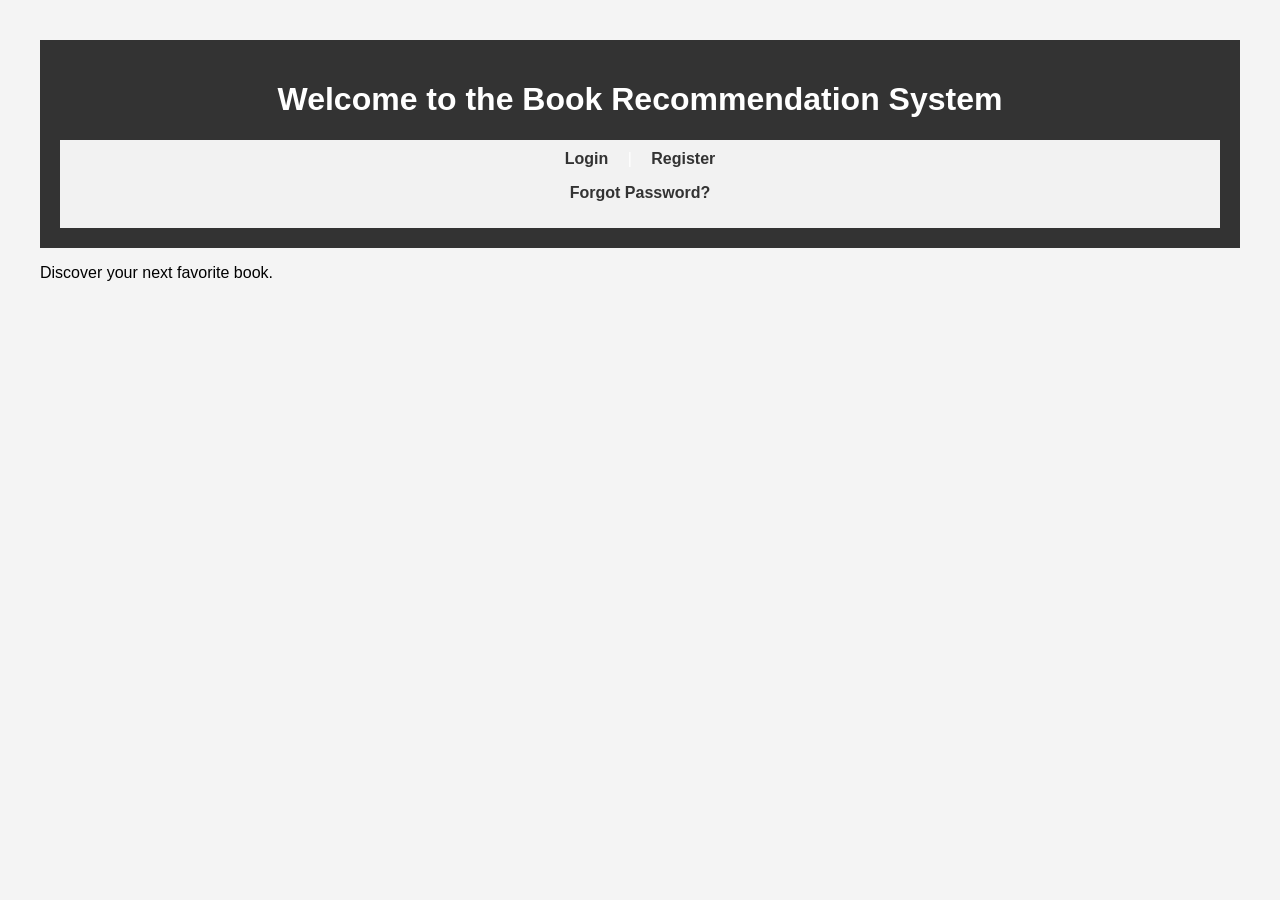
<file: index.html>
<!DOCTYPE html>
<html lang="en">
<head>
  <meta charset="UTF-8" />
  <meta name="viewport" content="width=device-width, initial-scale=1.0" />
  <title>Book Recommendation System</title>
  <link rel="stylesheet" href="style.css" />
</head>
<body>
  <header>
    <h1>Welcome to the Book Recommendation System</h1>
    <nav>
      <a href="login.html">Login</a> |
      <a href="register.html">Register</a>
      <p><a href="./PHP/forgot-password.php">Forgot Password?</a></p>

    </nav>
  </header>
  <main>
    <p>Discover your next favorite book.</p>
  </main>
</body>
</html>
</file>
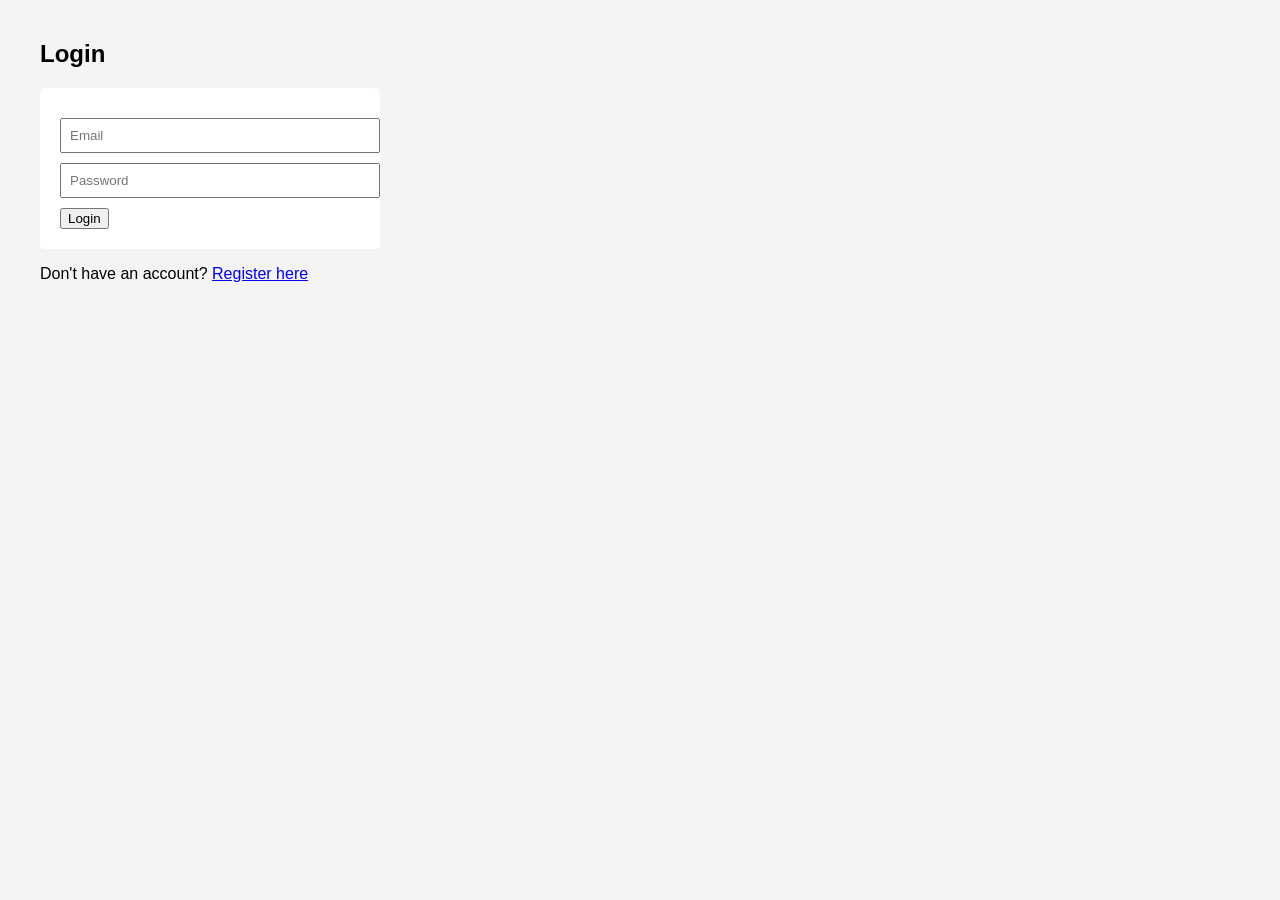
<file: login.html>
<!DOCTYPE html>
<html lang="en">
<head>
  <meta charset="UTF-8" />
  <meta name="viewport" content="width=device-width, initial-scale=1.0" />
  <title>Login</title>
  <link rel="stylesheet" href="style.css" />
</head>
<body>
  <h2>Login</h2>
  <form action="login.php" method="POST">
    <input type="email" name="loginemail" placeholder="Email" required>
    <input type="password" name="loginpassword" placeholder="Password" required>
    <button type="submit">Login</button>
  </form>
  
  <p>Don't have an account? <a href="register.html">Register here</a></p>
</body>
</html>
</file>
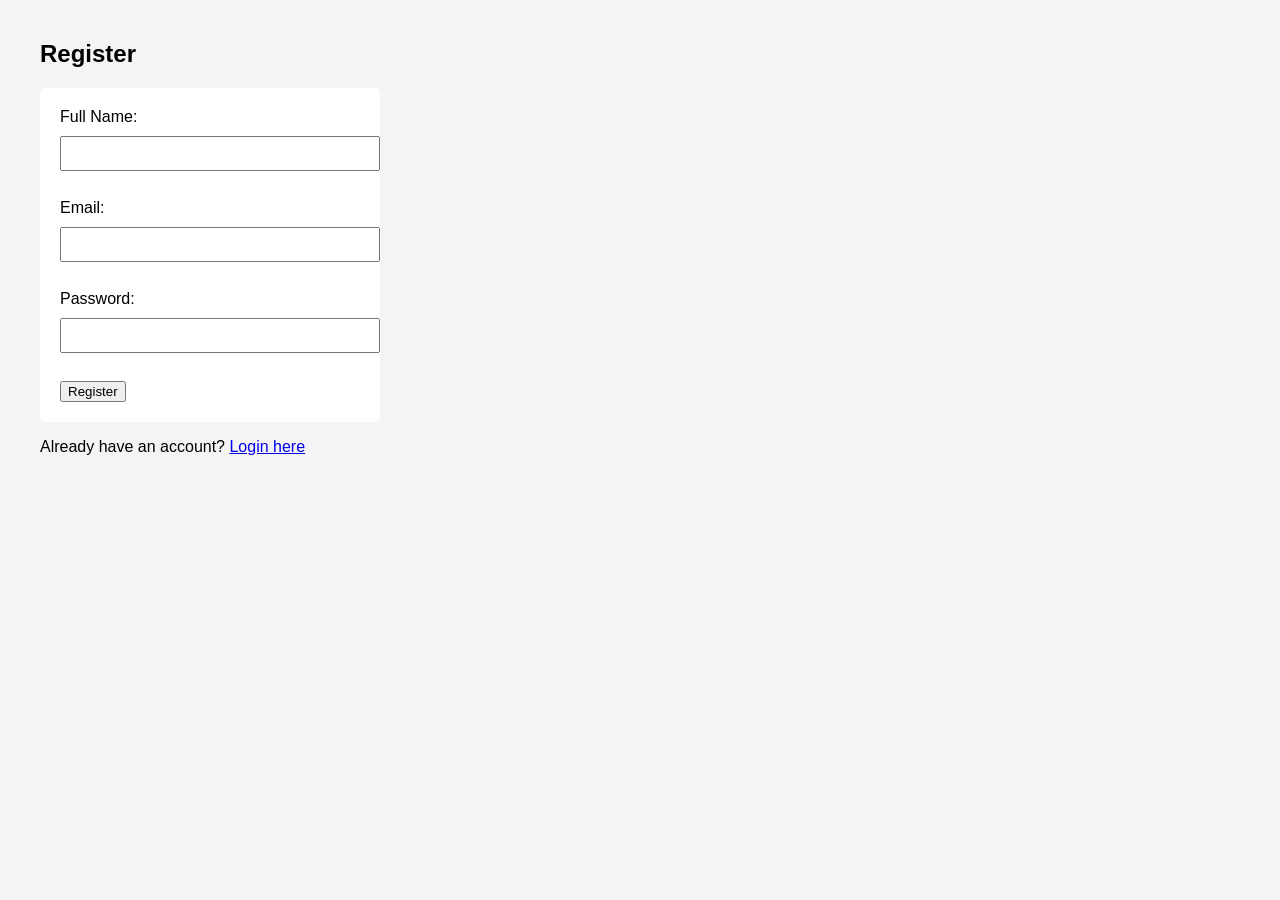
<file: register.html>
<!DOCTYPE html>
<html lang="en">
<head>
  <meta charset="UTF-8" />
  <title>Register</title>
  <link rel="stylesheet" href="style.css" />
</head>
<body>
  <h2>Register</h2>
  <form action="signup.php" method="POST">
    <label>Full Name:</label>
    <input type="text" name="fullname" required><br>

    <label>Email:</label>
    <input type="email" name="email" required><br>

    <label>Password:</label>
    <input type="password" name="password" required><br>

    <button type="submit">Register</button>
  </form>

  <p>Already have an account? <a href="login.html">Login here</a></p>
</body>
</html>
</file>
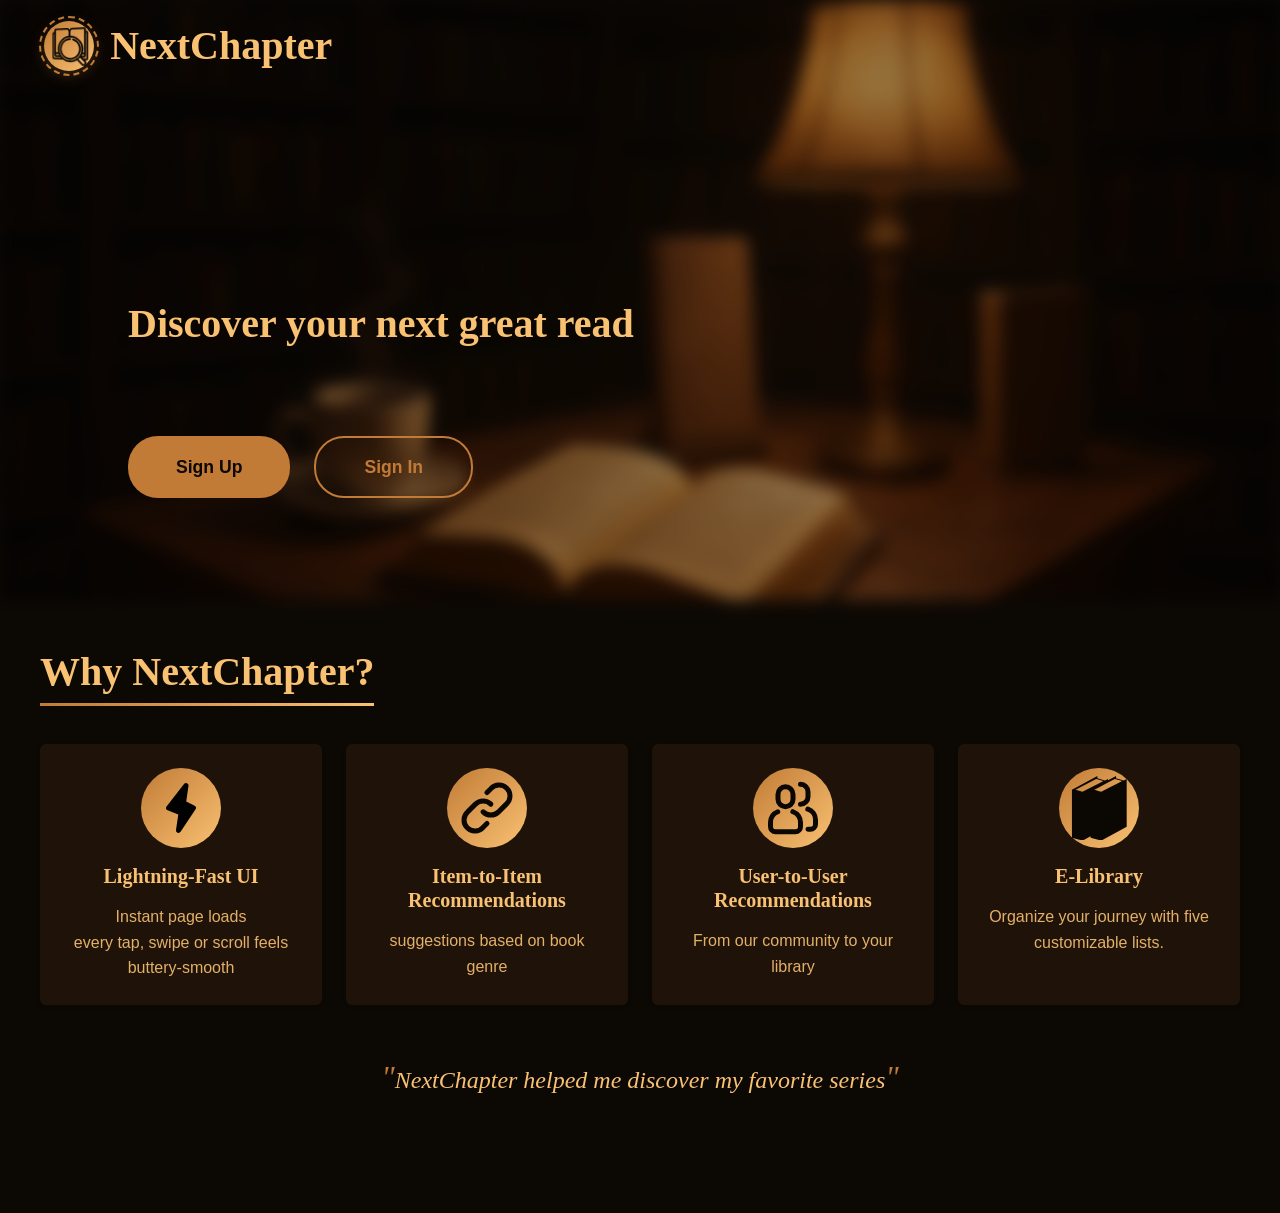
<file: All_HTML/first.html>
<!DOCTYPE html>
<html lang="en">
<head>
    <meta charset="UTF-8">
    <meta name="viewport" content="width=device-width, initial-scale=1.0">
    <title>NextChapter - Discover Your Next Great Read</title>
    <!-- Bootstrap CSS -->
    <link href="https://cdn.jsdelivr.net/npm/bootstrap@5.3.5/dist/css/bootstrap.min.css" rel="stylesheet" integrity="sha384-SgOJa3DmI69IUzQ2PVdRZhwQ+dy64/BUtbMJw1MZ8t5HZApcHrRKUc4W0kG879m7" crossorigin="anonymous">
     <link rel="stylesheet" href="../All_CSS/main.css">
</head>
<body>
    <!-- Hero Section -->
    <section class="hero-section position-relative w-100" style="height: 600px;">
        <div class="background w-100 h-100" style="background-image: url('../All_IMAGES/Banner.png'); filter: blur(8px) brightness(0.6); z-index: 0;"></div>
        <header class="header position-relative py-3 w-100">
            <div class="logo-container d-flex align-items-center gap-3 position-relative z-index-1">
                <div class="logo-icon rounded-circle d-flex align-items-center justify-content-center logo-icon-first" style="width: 50px; height: 50px; background: linear-gradient(135deg, #c17b36 0%, #f9c172 100%); box-shadow: 0 4px 15px rgba(193, 123, 54, 0.3);">
                    <div class="book-icon" style="width:37px;height:37px;">
                    <svg  xmlns="http://www.w3.org/2000/svg" viewBox="0 0 60 60" x="0px" y="0px"><path d="M57,6H56V3a3,3,0,0,0-3-3H35a6,6,0,0,0-5,2.687A6,6,0,0,0,25,0H7A3,3,0,0,0,4,3V6H3A3,3,0,0,0,0,9V48a3,3,0,0,0,3,3H18.721a20.873,20.873,0,0,0,23.814.529l7.216,7.216a4.285,4.285,0,0,0,6.006.012,4.351,4.351,0,0,0,0-6L54,51h3a3,3,0,0,0,3-3V9A3,3,0,0,0,57,6ZM50.408,42H53a2.966,2.966,0,0,0,1-.184V44a1,1,0,0,1-1,1H48.854A20.867,20.867,0,0,0,50.408,42ZM35,2H53a1,1,0,0,1,1,1V39a1,1,0,0,1-1,1H51.116A20.975,20.975,0,0,0,31,13V6A4,4,0,0,1,35,2ZM6,3A1,1,0,0,1,7,2H25a4,4,0,0,1,4,4v7.1A20.967,20.967,0,0,0,10.884,40H7a1,1,0,0,1-1-1ZM6,41.816A2.966,2.966,0,0,0,7,42h4.592a20.867,20.867,0,0,0,1.554,3H7a1,1,0,0,1-1-1ZM3,49a1,1,0,0,1-1-1V9A1,1,0,0,1,3,8H4V44a3,3,0,0,0,3,3h7.539a21.256,21.256,0,0,0,1.792,2Zm9-15A19,19,0,1,1,31,53,19.021,19.021,0,0,1,12,34ZM54.976,55.755a2.257,2.257,0,0,1-.639,1.594,2.283,2.283,0,0,1-3.16-.006l-7.009-7.009a21.173,21.173,0,0,0,3.171-3.171l7,7A2.234,2.234,0,0,1,54.976,55.755ZM58,48a1,1,0,0,1-1,1H52l-2-2h3a3,3,0,0,0,3-3V8h1a1,1,0,0,1,1,1Z"/><path d="M36.312,17.847a1,1,0,0,0-.625,1.9A15.011,15.011,0,1,1,31,19a1,1,0,0,0,0-2,16.985,16.985,0,1,0,5.312.847Z"/></svg>

                    </div>
                </div>
            
                <div class="logo-text logo-text-first fs-3 fw-bold ">NextChapter</div>
     
            </div>
        </header>
        <main class="text-center position-absolute top-50 start-50 translate-middle w-100">
            <h1 class="hero-text display-3 fw-bold  mb-3">Discover your next great read</h1>
        </main>
<div class="firstPage-buttons d-flex justify-content-center position-button gap-4">
  <!-- Sign Up → go to page-2 -->
  <button class="firstPage-button sign-up position-button"
          onclick="window.location.href='Signbook.html#page-2'">
    Sign Up
  </button>

  <!-- Sign In → go to page-1 -->
  <button class="firstPage-button sign-in position-button"
          onclick="window.location.href='Signbook.html#page-1'">
    Sign In
  </button>
</div>
    </section>

    <!-- Content Section -->
    <section class="content1  py-5">
        <div class="container2">
            <h1 class="page-title display-4 fw-bold text-center mb-5">Why NextChapter?</h1>
            <div class="row g-4">
                <!-- Feature Card -->
                <div class="col-sm-12 col-md-6 col-lg-3">
                    <div class="feature p-4 rounded  shadow-sm h-100 text-center">
                        <div class="feature-icon mx-auto mb-3 d-flex align-items-center justify-content-center rounded-circle" 
                             style="width: 80px; height: 80px; background: linear-gradient(135deg, #c17b36 0%, #f9c172 100%); font-size: 2rem; color: #0C0804;">
                            <i>
<svg fill="#0B0804" width="60px" height="60px" viewBox="0 0 1.8 1.8" id="lightning" data-name="Flat Color" xmlns="http://www.w3.org/2000/svg" class="icon flat-color"><path id="primary" d="M1.35 0.88a0.075 0.075 0 0 0 -0.039 -0.047l-0.254 -0.126 0.068 -0.472a0.075 0.075 0 0 0 -0.134 -0.056l-0.525 0.675a0.075 0.075 0 0 0 -0.013 0.065 0.079 0.079 0 0 0 0.045 0.05l0.32 0.128 -0.068 0.466a0.075 0.075 0 0 0 0.047 0.08 0.068 0.068 0 0 0 0.028 0.005 0.075 0.075 0 0 0 0.062 -0.034l0.45 -0.675a0.075 0.075 0 0 0 0.013 -0.061" style="fill: rgb(0, 0, 0);"/></svg>
</i>
                        </div>
                        <h2 class="feature-title fs-5 fw-bold mb-3">Lightning-Fast UI</h2>
                        <p class="feature-desc mb-0">Instant page loads </br>every tap, swipe or scroll feels buttery-smooth</p>
                    </div>
                </div>
                <!-- Feature Card -->
                <div class="col-sm-12 col-md-6 col-lg-3">
                    <div class="feature p-4 rounded  shadow-sm h-100 text-center">
                        <div class="feature-icon mx-auto mb-3 d-flex align-items-center justify-content-center rounded-circle" 
                             style="width: 80px; height: 80px; background: linear-gradient(135deg, #c17b36 0%, #f9c172 100%); font-size: 2rem; color: #0C0804;">
                            <i>
                                <svg width="60px" height="60px" viewBox="0 0 1.8 1.8" fill="none" xmlns="http://www.w3.org/2000/svg"><path d="M1.016 0.784a0.328 0.328 0 0 0 -0.463 0l-0.232 0.232a0.328 0.328 0 1 0 0.463 0.463L0.9 1.363" stroke="#0B0804" stroke-width="0.15" stroke-linecap="round" stroke-linejoin="round"/><path d="M0.784 1.016a0.328 0.328 0 0 0 0.463 0l0.232 -0.232a0.328 0.328 0 1 0 -0.463 -0.463L0.9 0.437" stroke="#0B0804" stroke-width="0.15" stroke-linecap="round" stroke-linejoin="round"/></svg>
                            </i>
                        </div>
                        <h2 class="feature-title fs-5 fw-bold  mb-3">Item-to-Item Recommendations</h2>
                        <p class="feature-desc mb-0">suggestions based on book genre</p>
                    </div>
                </div>
                <!-- Feature Card -->
                <div class="col-sm-12 col-md-6 col-lg-3">
                    <div class="feature p-4 rounded  shadow-sm h-100 text-center">
                        <div class="feature-icon mx-auto mb-3 d-flex align-items-center justify-content-center rounded-circle" 
                             style="width: 80px; height: 80px; background: linear-gradient(135deg, #c17b36 0%, #f9c172 100%); font-size: 2rem; color: #0C0804;">
                            <i>
<svg fill="#0B0804" width="60px" height="60px" viewBox="-0.15 -0.112 1.8 1.8" xmlns="http://www.w3.org/2000/svg" preserveAspectRatio="xMinYMin" class="jam jam-users"><path d="M0.265 0.83a0.075 0.075 0 1 1 0.055 0.14A0.269 0.269 0 0 0 0.15 1.22V1.35a0.075 0.075 0 0 0 0.075 0.075h0.6a0.075 0.075 0 0 0 0.075 -0.075v-0.124a0.275 0.275 0 0 0 -0.177 -0.256 0.075 0.075 0 1 1 0.053 -0.14A0.424 0.424 0 0 1 1.05 1.226V1.35a0.225 0.225 0 0 1 -0.225 0.225H0.225a0.225 0.225 0 0 1 -0.225 -0.225v-0.131a0.418 0.418 0 0 1 0.265 -0.389M0.525 0.075a0.3 0.3 0 0 1 0.3 0.3v0.15a0.3 0.3 0 1 1 -0.6 0V0.375a0.3 0.3 0 0 1 0.3 -0.3m0 0.15a0.15 0.15 0 0 0 -0.15 0.15v0.15a0.15 0.15 0 1 0 0.3 0V0.375a0.15 0.15 0 0 0 -0.15 -0.15m0.675 1.275a0.075 0.075 0 0 1 0 -0.15h0.075a0.075 0.075 0 0 0 0.075 -0.075v-0.138a0.254 0.254 0 0 0 -0.174 -0.241 0.075 0.075 0 1 1 0.047 -0.142A0.404 0.404 0 0 1 1.5 1.137V1.275a0.225 0.225 0 0 1 -0.225 0.225zM0.975 0.15a0.075 0.075 0 0 1 0 -0.15 0.3 0.3 0 0 1 0.3 0.3v0.15a0.3 0.3 0 0 1 -0.3 0.3 0.075 0.075 0 0 1 0 -0.15 0.15 0.15 0 0 0 0.15 -0.15V0.3a0.15 0.15 0 0 0 -0.15 -0.15"/></svg>
                            </i>
                        </div>
                        <h2 class="feature-title fs-5 fw-bold  mb-3">User-to-User Recommendations</h2>
                        <p class="feature-desc mb-0">From our community to your library</p>
                    </div>
                </div>          
                <!-- Feature Card -->
                <div class="col-sm-12 col-md-6 col-lg-3">
                    <div class="feature p-4 rounded  shadow-sm h-100 text-center">
                        <div class="feature-icon mx-auto mb-3 d-flex align-items-center justify-content-center rounded-circle" 
                             style="width: 80px; height: 80px; background: linear-gradient(135deg, #c17b36 0%, #f9c172 100%); font-size: 2rem; color: #0C0804;">
                            <i>
                                <svg version="1.1" fill="#0B0804" id="Capa_1" xmlns="http://www.w3.org/2000/svg" xmlns:xlink="http://www.w3.org/1999/xlink" x="0px" y="0px"
	 width="64.63px" height="64.63px" viewBox="0 0 64.63 64.63" style="enable-background:new 0 0 64.63 64.63;" xml:space="preserve" 
	>
<g>
	<path d="M56.657,4.599L49.048,2.28V0l-8.046,4.366V2.955l-3.031,1.644L30.362,2.28V0L4.941,13.79v47.881l10.645,2.956l8.042-4.365
		v1.409l10.645,2.959l25.416-13.789V2.958L56.657,4.599z M30.362,8.193l-1.168,0.593l-13.709,6.962l-6.914-1.923L29.129,2.877
		l0.065,0.022l1.168,0.354l6.078,1.852L30.362,8.193z M49.048,8.193L47.88,8.787l-6.878,3.495l-6.83,3.47l-3.81-1.059l-1.168-0.325
		l-1.937-0.537l1.937-1.03l1.168-0.624l10.64-5.664l6.816-3.63l0.062,0.021l1.168,0.354l6.079,1.853L49.048,8.193z"/>
</g>
</svg>

                            </i>
                        </div>
                        <h2 class="feature-title fs-5 fw-bold  mb-3">E-Library</h2>
                        <p class="feature-desc mb-0">Organize your journey with five customizable lists.</p>
                    </div>
                </div>
            </div>
            <div class="cta-section text-center mt-5">
                <p class="testimonial mt-3 fs-4">NextChapter helped me discover my favorite series</p>
            </div>
        </div>
    </section>

    <!-- Bootstrap JS -->
    <script src="https://cdn.jsdelivr.net/npm/bootstrap@5.3.5/dist/js/bootstrap.bundle.min.js" integrity="sha384-k6d4wzSIapyDyv1kpU366/PK5hCdSbCRGRCMv+eplOQJWyd1fbcAu9OCUj5zNLiq" crossorigin="anonymous"></script>
</body>
</html>
</file>
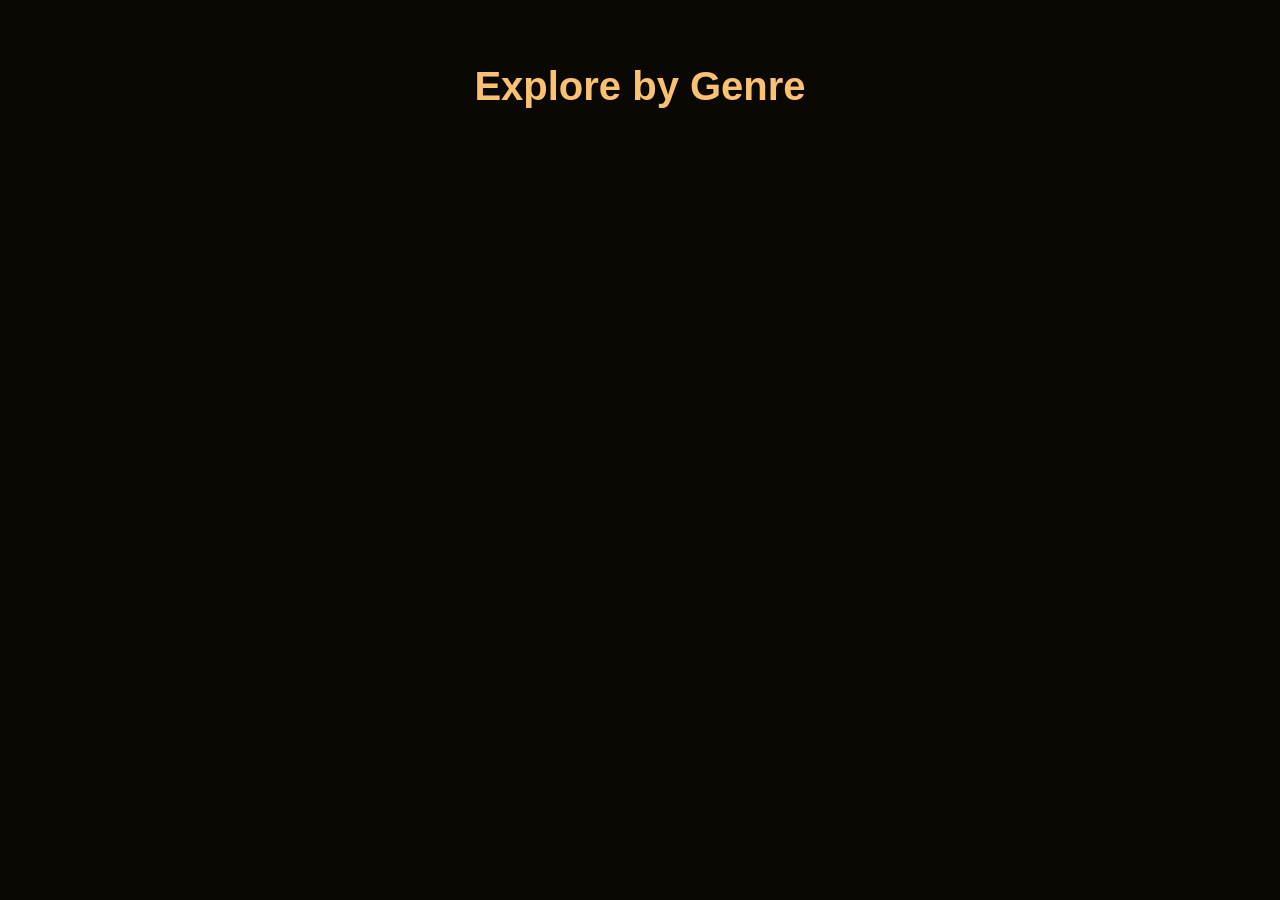
<file: All_HTML/genraSec.html>
<!DOCTYPE html>
<html lang="en">
  <head>
    <meta charset="UTF-8" />
    <meta name="viewport" content="width=device-width, initial-scale=1.0" />
    <title>Genre Explorer</title>
    <link rel="stylesheet" href="../All_CSS/main.css" />
    <style>
      * {
        margin: 0;
        padding: 0;
        box-sizing: border-box;
      }
      body {
        background-color: #0b0804;
        color: #f9c172;
        font-family: Arial, sans-serif;
        min-height: 100vh;
        padding: 2rem 1rem;
        display: block !important;
      }
    </style>
  </head>
  <body>
    <div class="genra-container">
      <h1>Explore by Genre</h1>
      <div class="genre-grid"></div>
    </div>

    <script>
      const MAX_GENRES = 6;

      function shuffle(array) {
        for (let i = array.length - 1; i > 0; i--) {
          const j = Math.floor(Math.random() * (i + 1));
          [array[i], array[j]] = [array[j], array[i]];
        }
      }

      async function fetchGenresFromDB() {
        const res = await fetch("get_genres.php");
        const genres = await res.json();
        return genres;
      }

      function renderGenres(genres) {
        const grid = document.querySelector(".genre-grid");
        grid.innerHTML = "";
        genres.forEach((name) => {
          const card = document.createElement("div");
          card.className = "genre-card";
          const title = document.createElement("div");
          title.className = "genre-title";
          title.textContent = name;
          card.addEventListener("click", () => {
          window.open(`genras.html?genre=${encodeURIComponent(name)}`, '_blank');

          });
          card.appendChild(title);
          grid.appendChild(card);
        });
      }

      async function init() {
        const genres = await fetchGenresFromDB();
        renderGenres(genres);
      }

      document.addEventListener("DOMContentLoaded", init);
    </script>
  </body>
</html>
</file>
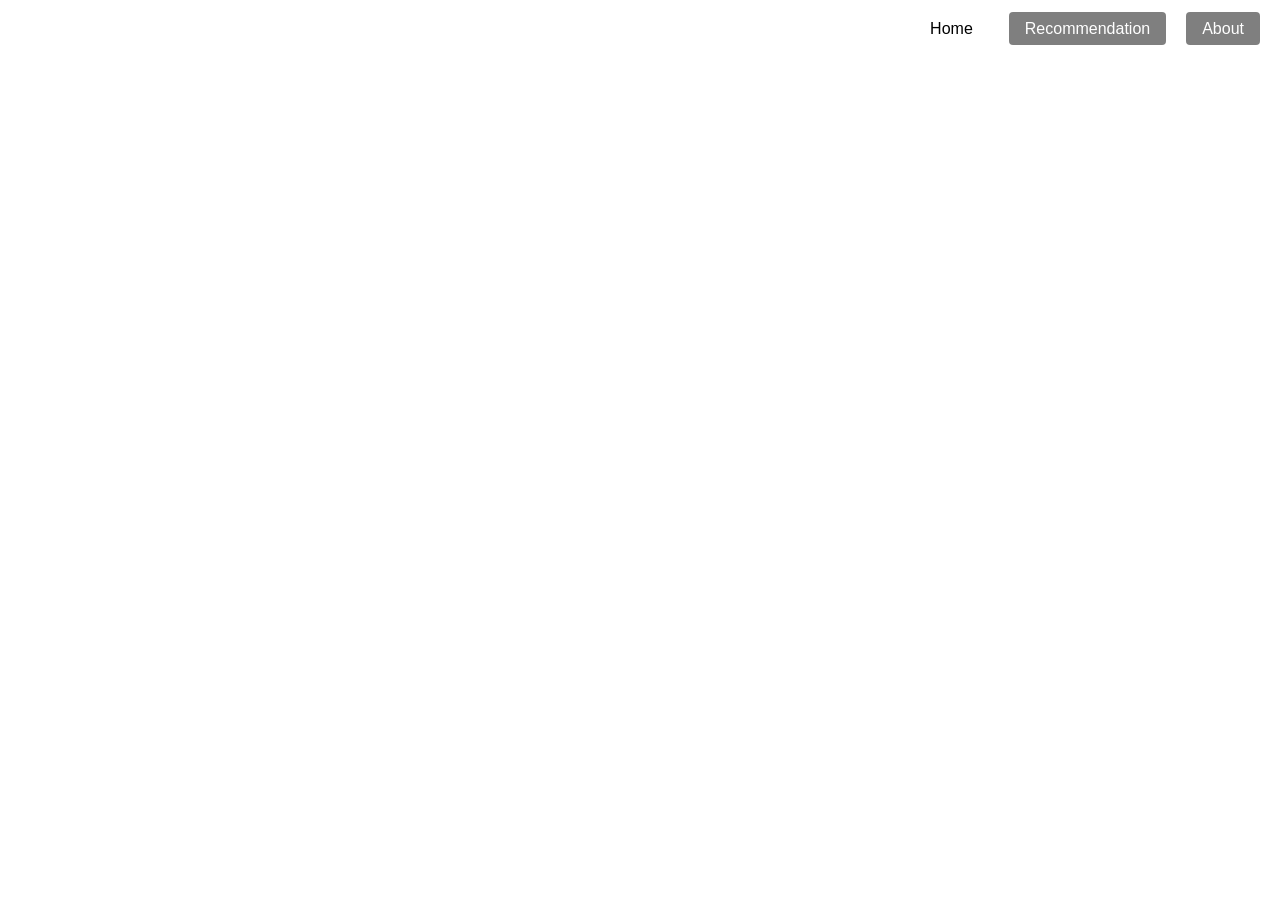
<file: All_HTML/hero.html>
<!DOCTYPE html>
<html lang="en">
<head>
  <meta charset="UTF-8" />
  <meta name="viewport" content="width=device-width, initial-scale=1.0"/>
  <title>Hero Video Navigation</title>
  <style>
    * { margin:0; padding:0; box-sizing:border-box }
    body,html { height:100% }
    #hero { position:relative; width:100%; height:100vh; overflow:hidden }
    #hero video {
      position:absolute; top:50%; left:50%;
      min-width:100%; min-height:100%;
      width:auto; height:auto;
      transform:translate(-50%,-50%);
      object-fit:cover;
    }
    nav {
      position:absolute; top:20px; right:20px; z-index:10;
    }
    nav a {
      margin-left:1rem; padding:.5rem 1rem;
      background:rgba(0,0,0,0.5); color:#fff; text-decoration:none;
      border-radius:4px; font-family:sans-serif;
    }
    nav a.active {
      background:rgba(255,255,255,0.7); color:#000;
    }
  </style>
</head>
<body>

  <section id="hero">
    <video
      id="hero-video"
      muted
      preload="auto"
      
      autoplay></video>

    <nav>
      <a href="home.html"            data-page="home">Home</a>
      <a href="recommendation.html"  data-page="recommendation">Recommendation</a>
      <a href="about.html"           data-page="about">About</a>
    </nav>
  </section>

  <script>
    // 1) Define your transition → video URL map:
    const videoMap = {
      'main':'',
      'home->recommendation': 'https://commondatastorage.googleapis.com/gtv-videos-bucket/sample/BigBuckBunny.mp4',
      'home->about':          'https://commondatastorage.googleapis.com/gtv-videos-bucket/sample/ForBiggerBlazes.mp4',
      'recommendation->home': 'https://commondatastorage.googleapis.com/gtv-videos-bucket/sample/ForBiggerEscapes.mp4',
      'recommendation->about':'https://commondatastorage.googleapis.com/gtv-videos-bucket/sample/ForBiggerFun.mp4',
      'about->home':          'https://commondatastorage.googleapis.com/gtv-videos-bucket/sample/ForBiggerJoyrides.mp4',
      'about->recommendation':'https://commondatastorage.googleapis.com/gtv-videos-bucket/sample/ForBiggerMeltdowns.mp4'
    };

    // 2) Map each page key to its real URL (used after video ends)
    const pageUrl = {
      home:           'home.html',
      recommendation: 'recommendation.html',
      about:          'about.html'
    };

    let currentPage = 'home';               // track where we are
    const videoEl   = document.getElementById('hero-video');
    const links     = document.querySelectorAll('nav a');

    // helper to highlight active link
    function setActive(page) {
      links.forEach(a => a.classList.toggle('active', a.dataset.page === page));
    }
    setActive(currentPage);

    // handle nav-clicks
    links.forEach(link => {
      link.addEventListener('click', e => {
        e.preventDefault();

        const targetPage = link.dataset.page;
        const key        = `${currentPage}->${targetPage}`;
        const clip       = videoMap[key];
        const dest       = pageUrl[targetPage];

        if (!clip) {
          console.warn(`No video for ${key}`);
          // fallback: immediate navigation
          window.location.href = dest;
          return;
        }

        // remove any old 'ended' listener
        videoEl.onended = null;

        // set up new video
        videoEl.loop = false;      // ensures it stops at last frame
        videoEl.src  = clip;
        videoEl.load();
        videoEl.play().catch(()=>{ /* may require user gesture */ });

        // once it ends, navigate
        videoEl.onended = () => {
          window.location.href = dest;
        };

        currentPage = targetPage;
        setActive(currentPage);
      });
    });
  </script>
</body>
</html>
</file>
<file: style.css>
body {
    font-family: Arial, sans-serif;
    margin: 40px;
    padding: 0;
    background-color: #f4f4f4;
  }
  
  header {
    background: #333;
    color: white;
    padding: 20px;
    text-align: center;
  }
  
  nav a {
    color: #fff;
    margin: 0 10px;
    text-decoration: none;
  }
  
  form {
    background: #fff;
    padding: 20px;
    margin-top: 20px;
    border-radius: 5px;
    width: 300px;
  }
  
  input {
    display: block;
    margin: 10px 0;
    width: 100%;
    padding: 8px;
  }
  nav {
    background-color: #f2f2f2;
    padding: 10px;
    text-align: center;
  }
  
  nav a {
    text-decoration: none;
    margin: 0 15px;
    color: #333;
    font-weight: bold;
  }
  
  nav a:hover {
    color: #007bff;
  }
  .book-list {
    display: flex;
    flex-wrap: wrap;
    gap: 20px;
  }
  
  .book-card {
    width: 200px;
    background: #fff;
    padding: 10px;
    border: 1px solid #ddd;
    text-align: center;
    border-radius: 8px;
  }
  
  .book-card img {
    max-width: 100%;
    height: auto;
    border-radius: 4px;
  }
  .book-card form {
    display: inline-block;
    margin-top: 5px;
  }
  .book-card button {
    font-size: 20px;
    padding: 4px 8px;
    cursor: pointer;
  }
  .book-list {
    display: flex;
    flex-wrap: wrap;
    gap: 20px;
  }
  
  .book-card {
    width: 200px;
    background: #fff;
    padding: 10px;
    border: 1px solid #ddd;
    text-align: center;
    border-radius: 8px;
  }
  
  .book-card img {
    max-width: 100%;
    height: auto;
    border-radius: 4px;
  }
</file>
<file: All_CSS/main.css>
:root {
    --color-primary-dark: #0b0804;
    --color-primary-light: #f9c172;
    --color-secondary-dark: #0C0804;
    --color-3rd-dark: #2D241F;
    --color-accent: #c17b36;
    --color-card-text: #E7D6C4;
    --color-card-dark: #bb8d5c;
    --color-white: #fff;
    --prev-img: url(../All_IMAGES/prev.svg);
    --next-img: url(../All_IMAGES/next.svg);
}
* {
    margin: 0;
    padding: 0;
    box-sizing: border-box;
}

body {
    font-family: 'Poppins', sans-serif !important;
    background-color: var(--color-primary-dark) !important; 
    color: var(--color-primary-light) !important;
    min-height: 100vh !important;
    display: flex !important;
    flex-direction: column !important;

}
.title{
color: var(--color-primary-light) !important;
}
.text{
  color:var(--color-card-text) !important;
}
a{
    text-decoration: none;
}
/*Nav bar*/
.layout-grid {
  display: block; /* Change from grid to block */
}
/*fixed or absolute*/
.navbar {
 position: absolute;
  top: 0;
  left: 0;
  width: 100%;
  z-index: 1000;
  background-color: transparent !important; /* Force transparent background */
  padding: 1rem 0; /* Adjust padding as needed */
}
 .dropdown-divider{
    border-top:1px solid #f9c172!important;;
  }
    .navbar-toggler {
      border-color: #E7D6C4;
    }
    .navbar-toggler .menu-icon svg {
      stroke: #E7D6C4;
    }
    .dropdown-menu {
      background-color: #2D241F; /* darker shade */
    }
    .dropdown-header {
      color: #f9c172;
    }
    .dropdown-item {
      color: #E7D6C4;
    }
    .dropdown-item:hover {
      background-color: #c17b36;
      color: #E7D6C4;
    }
/* Hero section */

.hero-section {
  position: relative;
  width: 100%;
  height: 720px; /* Use viewport height */
  margin-top: 0; /* Remove negative margin */
  z-index: 1; /* Lower than navbar */
}
.hero-section video {
  width: 100%;
  height:  720px;
  object-fit: cover; /* Ensures video covers the entire section */
  object-position: center; /* Focus on the center of the video */
}

/* Typewriter Effect Base */
/* Hero Text Overlay */
.hero-text-overlay {
  position: absolute;
  top: 50%;
  left: 50%;
  transform: translate(-50%, -50%);
  text-align: center;
  width: 90%;
  max-width: 1200px;
  z-index: 2; /* Above video but below navbar (navbar is z-index:1000) */
}

.hero-title {
  font-family: 'Playfair Display', serif;
  font-size: clamp(2.5rem, 5vw, 4.5rem) !important ; /* Responsive font scaling */
  color: var(--color-primary-light);
  text-shadow: 0 2px 5px rgba(11, 8, 4, 0.8);
  margin-bottom: 1rem;
  animation: fadeIn 1.5s ease-out;
  font-weight: bold;
 

}

.hero-subtitle {
  font-family: 'Poppins', sans-serif;
  font-size: clamp(1.25rem, 2.25vw, 1.75rem);
  color: var(--color-white);
  text-shadow: 0 2px 5px var(--color-primary-dark) ;/*rgba(11, 8, 4, 0.6)*/
  margin-bottom: 2rem;
  -webkit-text-stroke: 1px #fff;  /* width and border color *//*var(--color-3rd-dark)*/

}

/* Animations */
@keyframes fadeIn {
  from { opacity: 0; }
  to { opacity: 1; }
}

@keyframes fadeInUp {
  from { 
    opacity: 0;
    transform: translateY(20px);
  }
  to { 
    opacity: 1;
    transform: translateY(0);
  }
}

/* Ensure video doesn't overlap text on small screens */
@media (max-width: 768px) {
  .hero-text-overlay {
    padding-top: 60px; /* Account for navbar */
  }
}
/*
.typewriter-effect {
  overflow: hidden;
  border-right: 3px solid var(--color-primary-light); 
  white-space: nowrap; 
  margin: 0 auto; 
  animation: 
    typing 3.5s steps(30, end),
    blink-caret 0.75s step-end infinite;
}

.delayed-typewriter {
  animation: 
    typing 2s steps(30, end) 1.5s, 
    blink-caret 0.75s step-end infinite 3s;
  opacity: 0;
  animation-fill-mode: forwards;
}*/
/* Disabled nav links */
a.all-nav[disabled] {
  pointer-events: none;
  opacity: 0.5;
  cursor: not-allowed;
}

/* Ensure video freezes on last frame */
video.paused {
  display: block !important;
}
/* Typing effect */
@keyframes typing {
  from { 
    width: 0;
    opacity: 0;
  }
  to { 
    width: 100%; 
    opacity: 1;
  }
}

/* Cursor blink */
@keyframes blink-caret {
  from, to { border-color: transparent }
  50% { border-color: var(--color-accent) }
}
@keyframes reverse-typing {
  from { width: 100% }
  to { width: 0 }
}
.background {
    position: absolute;
    top: 0;
    left: 0;
    background-size: cover;
    background-position: center center;
    width: 100%;
    height: 100%;
    background-image: url('../All_IMAGES/Banner.png');
    filter: blur(8px) brightness(0.6);
    z-index: 0;
}

header {
    padding: 2rem;
    z-index: 1;
}

.hero-text {
    position: absolute;
    top: 30%;
    left: 10%;
    font-family: 'Playfair Display', serif;
    font-size: 3.5rem;
    margin-bottom: 1rem;
    line-height: 1.2;
    z-index: 3;
}

.subtext {
    position: absolute;
    top: 50%;
    left: 2%;
    font-family: 'Poppins', sans-serif;
    font-size: 1.1rem;
    color: var(--color-primary-light);
    margin-bottom: 2rem;
    max-width: 600px;
    z-index: 3;
}

/* Logo div */
.logo-container {
    top: 1%;
    left: 1%;
    position: absolute;
    display: flex;
    align-items: center;
    gap: 1rem;
    z-index: 1;
}

.logo-icon {
    width: 37.5px;
    height: 37.5px;
    background: linear-gradient(135deg, var(--color-accent) 0%, var(--color-primary-light) 100%);
    border-radius: 50%;
    display: flex;
    align-items: center;
    justify-content: center;
    position: relative;
    box-shadow: 0 4px 15px rgba(193, 123, 54, 0.3);
}
.logo-icon-first::before{
   width: 60px !important;
    height: 60px !important;
}
.logo-icon::before {
    content: "";
    position: absolute;
    width: 45px;
    height: 45px;
    border: 2px dashed var(--color-accent);
    border-radius: 50%;
    animation: rotate 20s linear infinite;
}

.book-icon {
    width: 27.5px;
    height: 27.5px;
    fill: var(--color-primary-dark);
    stroke-width: 1px;
    stroke: var(--color-primary-dark);
    position: relative;
    transform: perspective(100px) rotateY(-15deg);
}

.book-icon::before {
    content: "";
    position: absolute;
    top: 0;
    left: 5px;
    width: 15px;
    height: 20px;
    fill: var(--color-primary-dark);
    transform: perspective(100px) rotateY(15deg);
}
.logo-text-first{
  font-size: 2.5rem !important;
}
.logo-text {
    font-family: 'Cormorant Garamond', serif;
    font-size: 1.8rem;
    font-weight: 700;
    color: var(--color-primary-light);
    z-index: 1;
}

/* Banner text */
.firstPage-buttons {
    position: absolute;
    top: 70%;
    left: 10%;
    display: flex;
    gap: 7.5rem;
    margin-top: 1rem;
    z-index: 2;
}

.firstPage-button {
    padding: 1rem 3rem;
    border-radius: 30px;
    font-family: 'Poppins', sans-serif;
    font-weight: 600;
    cursor: pointer;
    transition: all 0.3s ease;
    font-size: 1.1rem;
}

.sign-up {
    background-color: var(--color-accent);
    color: var(--color-secondary-dark);
    border: none;
}

.sign-in {
    background-color: transparent;
    color: var(--color-accent);
    border: 2px solid var(--color-accent);
}

.firstPage-button:hover {
    transform: translateY(-3px);
    box-shadow: 0 10px 20px rgba(0, 0, 0, 0.2);
    color: var(--color-primary-light);
}

.sign-up:hover {
    background-color: var(--color-primary-light);
    transform: translateY(-3px);
    box-shadow: 0 10px 20px rgba(0, 0, 0, 0.2);
    color: var(--color-secondary-dark);
}

/* Section colors */
.section1 {
    background-color: var(--color-primary-dark);
}

.section2 {
    background-color: var(--color-secondary-dark);
}

.content1 {
    background-color: var(--color-secondary-dark);
    padding: 4rem 2rem;
    color: var(--color-primary-light);
}

.container2 {
    max-width: 1200px;
    margin: 0 auto;
}

.page-title {
    font-family: 'Playfair Display', serif;
    font-size: 2.5rem;
    margin-bottom: 3rem;
    position: relative;
    display: inline-block;
}

.page-title::after {
    content: "";
    position: absolute;
    bottom: -10px;
    left: 0;
    width: 100%;
    height: 3px;
    background: linear-gradient(90deg, var(--color-accent) 0%, var(--color-primary-light) 100%);
}

/* Feature cards */
.features {
    display: grid;
    grid-template-columns: repeat(auto-fit, minmax(250px, 1fr));
    gap: 2rem;
    margin-bottom: 4rem;
}

.feature {
    background: rgba(193, 123, 54, 0.1);
    border-radius: 12px;
    padding: 2rem;
    text-align: left;
    transition: transform 0.3s ease;
}

.feature:hover {
    transform: translateY(-10px);
}

.feature-icon {
    width: 80px;
    height: 80px;
    margin: 0 auto 1.5rem;
    display: flex;
    align-items: center;
    justify-content: center;
    background: linear-gradient(135deg, var(--color-accent) 0%, var(--color-primary-light) 100%);
    border-radius: 50%;
    font-size: 2rem;
    color: var(--color-secondary-dark);
}

.feature-title {
    font-family: 'Cormorant Garamond', serif;
    font-size: 1.5rem;
    margin-bottom: 1rem;
}

.feature-desc {
    color: var(--color-primary-light);
    opacity: 0.9;
    line-height: 1.6;
}

/* Call to action section */
.cta-section {
    text-align: center;
    margin: 4rem 0;
}

.explore-btn {
    background-color: var(--color-accent);
    color: var(--color-secondary-dark);
    border: none;
    padding: 1rem 3rem;
    font-size: 1.2rem;
    font-weight: 600;
    border-radius: 30px;
    cursor: pointer;
    transition: all 0.3s ease;
    font-family: 'Poppins', sans-serif;
    margin-bottom: 2rem;
}

.explore-btn:hover {
    background-color: var(--color-primary-light);
    transform: translateY(-3px);
    box-shadow: 0 10px 20px rgba(0, 0, 0, 0.2);
}

.testimonial {
    font-family: 'Playfair Display', serif;
    font-size: 1.5rem;
    font-style: italic;
    color: var(--color-primary-light);
    text-align: center;
    max-width: 600px;
    margin: 0 auto;
    position: relative;
}

.testimonial::before,
.testimonial::after {
    content: '"';
    font-size: 2rem;
    color: var(--color-accent);
}

/* Animations */
@keyframes rotate {
    from { transform: rotate(0deg); }
    to { transform: rotate(360deg); }
}

/* Main Content Styles */
.content {
    position: absolute;
    top: 10%;
    left: 10%;
    max-width: 80%;
    margin: 0 auto;
    z-index: 2;
}

.main-text {
    top: 0%;
    position: relative;
    font-family: 'Playfair Display', serif;
    font-size: 2.2rem;
    margin-bottom: 1rem;
    line-height: 1.3;
}

.subtext {
    position: relative;
    font-family: 'Poppins', sans-serif;
    font-size: 1.1rem;
    color: var(--color-primary-light);
    opacity: 0.9;
    margin-bottom: 2.5rem;
}

.interests-container {
    display: flex;
    flex-wrap: wrap;
    gap: 1rem;
    margin-bottom: 3rem;
}

.interest-btn {
    background-color: rgba(193, 123, 54, 0.2);
    color: var(--color-primary-light);
    border: 1px solid var(--color-accent);
    border-radius: 20px;
    padding: 0.8rem 1.5rem;
    font-family: 'Poppins', sans-serif;
    font-size: 1rem;
    cursor: pointer;
    transition: all 0.3s ease;
}

.interest-btn:hover {
    background-color: rgba(193, 123, 54, 0.4);
}

.interest-btn.selected {
    background-color: var(--color-accent);
    color: var(--color-primary-dark);
    font-weight: 600;
}

/* Navigation Buttons */
.nav-buttons {
    display: flex;
    justify-content: space-between;
    margin-top: 2rem;
}

.nav-btn {
    padding: 0.8rem 2rem;
    border-radius: 25px;
    font-family: 'Poppins', sans-serif;
    font-weight: 600;
    cursor: pointer;
    transition: all 0.3s ease;
}

.back-btn {
    background-color: transparent;
    color: var(--color-primary-light);
    border: 2px solid var(--color-accent);
}

.continue-btn {
    background-color: var(--color-accent);
    color: var(--color-primary-dark);
    border: none;
}

.nav-btn:hover {
    transform: translateY(-2px);
    box-shadow: 0 5px 15px rgba(0, 0, 0, 0.2);
}

.continue-btn:disabled {
    background-color: rgba(193, 123, 54, 0.5);
    cursor: not-allowed;
    transform: none;
    box-shadow: none;
}

/* Left and Right Side Settings */
.left-side {
    position: relative;
    width: 50%;
    background-color: rgba(12, 8, 4, 0.5);
    padding: 20px;
    box-sizing: border-box;
    height: 100%;
}

.right-side {
    position: absolute;
    width: 50%;
    padding: 20px;
    box-sizing: border-box;
    height: 100%;
    top: 10.66%;
    left: 50%;
    justify-content: center;
    align-items: center;
    z-index: 1;
}

.right-side img {
    position: relative;
    max-width: 80%;
    max-height: 80%;
    top: 10%;
    left: 10%;
    object-fit: contain;
    height: auto;
    z-index: 2;
}

/* Insert section */
.interest-section {
    position: relative;
    margin-top: 30px;
    z-index: 2;
}

.interest-section h3 {
    color: var(--color-accent);
    margin-bottom: 15px;
}

.interest-list {
    display: flex;
    flex-wrap: wrap;
    gap: 10px;
}

.interest-list button {
    background-color: transparent;
    border: 2px solid var(--color-accent);
    border-radius: 20px;
    padding: 5px 10px;
    cursor: pointer;
    font-size: 14px;
    color: var(--color-accent);
    transition: all 0.3s;
}

.interest-list button:hover {
    background-color: rgba(249, 193, 114, 0.25);
    color: var(--color-primary-light);
}

.interest-list button.selected {
    background-color: var(--color-accent);
    color: var(--color-primary-light);
}

@media (max-width: 768px) {
    .hero-text {
        font-size: 2.5rem;
        left: 5%;
    }
    .position-button {
        justify-content: space-between;
    }
}

@media (max-width: 480px) {
    .hero-text {
        font-size: 2rem;
        left: 7%;
    }
    .position-button {
        gap: 4rem !important;
    }
}

/* Navigation */
.nav-bg {
 background-color: transparent !important;
}

.mr-custom {
    margin-right: 10rem;
}

.nav-item.active .nav-link {
    border-bottom: 3px solid;
    padding-bottom: 5px;
    font-weight: bold;
}

.all-nav {
    color: var(--color-primary-light) !important;
    font-weight: bold;
}

.all-nav:hover {
    color: var(--color-accent) !important;
}

.nav-cr {
    color: var(--color-primary-light) !important;
}

/* Slider */
.card {
    background: linear-gradient(to bottom, var(--color-accent), var(--color-primary-dark));
    color: var(--color-white);
    border: none;
    margin: 10px;
    height: 460px;
    position: relative;
    overflow: hidden;
    display: flex;
    flex-direction: column;
    
}

.card-img-top {
    position: absolute;
    top: 0;
    left: 0;
    width: 100%;
    height: 100%;
    object-fit: cover;
    z-index: 1;
}

.card-body {
    position: relative;
    z-index: 2;
    padding: 20px;
    background: linear-gradient(to top,rgba(255), rgba(0, 0, 0, 0));
    display: flex;
    flex-direction: column;
    justify-content: flex-end;
    height: 100%;
    transition: background 0.5s ease;
}

.card-body::before {
    content: '';
    position: absolute;
    top: 100%;
    left: 0;
    width: 100%;
    height: 100%;
    background: linear-gradient(to top,rgba(193, 123, 54 ,0.9),rgba(11, 8, 4, 0.3));/*rgba(193, 123, 54, 0.8), rgba(193, 123, 54, 0.3)*/
    transition: top 0.3s ease-out;
}

.card-body:hover::before {
    top: 0;
}

/* Link styling updates */

.card-link {
    text-decoration: none;
    color: var(--color-primary-light); /* Change link color */
    z-index: 3;
}

.card-link:hover {
    color: var(--color-primary-light); /* Keep the color consistent on hover */
}

.carousel-inner {
    display: block;
    justify-content: center;
}

.carousel-control-prev,
.carousel-control-next {
    z-index: 5;
    width: 8%;
}

.carousel-control-next:hover {
    background: linear-gradient(to left, rgba(193, 123, 54, 0.4), rgba(0, 0, 0, 0));
}

.carousel-control-prev:hover {
    background: linear-gradient(to right, rgba(193, 123, 54, 0.4), rgba(0, 0, 0, 0));
}

.prv svg:hover,
.nxt svg:hover {
    width: 48px;
    height: 48px;
    fill: var(--color-primary-light);
}

.prv svg,
.nxt svg {
    width: 48px;
    height: 48px;
    fill: var(--color-white);
}

.prv {
    background: none;
}

.nxt {
    background: none;
}


/* Mobile-specific styles for the slider */
@media (max-width: 767.98px) {
    .section2 {
      padding: 1rem 0;
    }
    
    .section2 .row {
      flex-direction: column;
    }
    
    .section2 .col-md-2 {
      min-height: auto !important;
      margin-bottom: 1.5rem;
      padding: 0 1rem;
    }
    
    .section2 .col-md-10 {
      min-height: auto !important;
      padding: 0;
    }
    
    .homePage-button.slider-butt {
      position: relative !important;
      bottom: auto !important;
      margin: 1rem auto !important;
    }
    
    #bookCarousel {
      overflow: hidden;
    }
    
    .carousel-inner {
      min-height: auto !important;
    }
    
    .card {
      height: 350px !important;
      margin: 5px;
    }
    
    .col-md-3 {
      flex: 0 0 50%;
      max-width: 50%;
      padding: 0 5px;
    }
    
    .carousel-item.active,
    .carousel-item-next,
    .carousel-item-prev {
      display: flex;
    }
    
    .carousel-control-prev, 
    .carousel-control-next {
      width: 15% !important;
    }
    
    .prv svg,
    .nxt svg {
      width: 32px !important;
      height: 32px !important;
    }
  }
  
  @media (max-width: 575.98px) {
    .col-md-3 {
      flex: 0 0 100%;
      max-width: 100%;
    }
    
    .card {
      height: 300px !important;
    }
    
    .card-title {
      font-size: 1rem;
    }
    
    .card-text {
      font-size: 0.875rem;
    }
    
    .stars {
      font-size: 1rem !important;
    }
  }

/*home page*/
.homePage-buttons {
    position: absolute;
    top: 70%;
    left: 10%;
    display: flex;
    gap: 7.5rem;
    margin-top: 1rem;
    z-index: 2;
}

.homePage-button {
    padding: 0.75rem 1.5rem;
    border-radius: 30px;
    font-family: 'Poppins', sans-serif;
    font-weight: 600;
    cursor: pointer;
    transition: all 0.3s ease;
    font-size: 1.1rem;
    margin-left: 0.8rem;
}

.slider-butt {
    background-color: transparent!important;
    color: var(--color-accent)!important;
    border: 2px solid var(--color-accent)!important;
}

.slider-butt:hover {
    background-color: var(--color-primary-light)!important;
    transform: translateY(-3px)!important;
    box-shadow: 0 10px 20px rgba(0, 0, 0, 0.2)!important;
    color: var(--color-secondary-dark)!important;
    border: 2px solid var(--color-primary-light)!important;
}
.stars {
    position: absolute;
    bottom: 10px;
    right: 10px;
    font-size: 1.5rem;
    z-index: 3;
  }
  
  .star {
    color: var(--color-card-text); /* Default color for empty stars */
  }
  
  .star.filled {
    color: var(--color-primary-light); /* Color for filled stars */
  }

  .star:hover {
    transform: scale(1.2); /* Slight scale effect on hover */
  }
  
  /* Tooltip box */
  .star:hover::after {
    content: attr(data-rating);
    position: absolute;
    bottom: 100%; /* Position above the star */
    left: 50%;
    transform: translateX(-50%);
    background-color: rgba(0, 0, 0, 0.7);
    color: var(--color-primary-light);
    padding: 5px 10px;
    border-radius: 5px;
    font-size: 0.9rem;
    white-space: nowrap; /* Prevents text wrapping */
    opacity: 0;
    pointer-events: none; /* Prevents interaction with the box */
    transition: opacity 0.2s ease;
  }
  
  .star:hover::after {
    opacity: 1; /* Shows the box when hovering over the star */


  }

  
  .author{
    color:var(--color-card-text)!important;
  }
  .bookImg{
    width: 30%;
    height: auto;
  }

  .bstars{
 position: absolute;
    font-size: 3rem;
    z-index: 3;
  }
  
@media (min-width: 768px) {
  .star-rating {
      font-size: 3.5rem;
      gap: 0.5rem;
  }
}

.review-star {
  cursor: pointer;
  color: var(--color-white);
  transition: color 0.2s ease;
  font-size: 2.2rem!important;
  
}

.review-star.text-warning {
  color: var(--color-primary-light) !important;
}

.review-star:hover {
  transform: scale(1.1);
  color:var(--color-accent);
}

.comment-card {
    border-radius: 15px;
    background-color: #2D241F !important; /* force it */
    padding: 2rem;
  }

textarea {
  min-height: 100px;
  resize: vertical;
}
.form-control{
    background-color: var(--color-white);
}

.navbar-toggler {
    background: none;
    border: none;
    padding: 0.5rem;
    display: flex;
    align-items: center;
  }
  
  .menu-icon svg {
    color: var(--color-primary-light); /* customizable via CSS variable */
    transition: color 0.3s ease;
  }
  
  .navbar-toggler:hover .menu-icon svg {
    color: var(--color-primary); /* optional hover effect */
  }
  /*comments*/
  .comment-bg
{
    background-color: var(--color-3rd-dark);
}  
.comment-bg-1{
    background-color: var(--color-white);
}
/* Description box style */
.description-box {
    background-color: #2D241F;
    color: var(--color-primary-light); /* keeping text color readable */
    border-radius: 15px;
    padding: 2rem;
    margin-bottom: 2rem;
  }
  
  /* Comment Textarea */
  textarea.form-control.comment-bg-1 {
    background-color: #FEFAE0;
    border: none;
    color: #2D241F;
    transition: background-color 0.3s;
  }
  
  textarea.form-control.comment-bg-1:focus {
    background-color: #E7D6C4;
    outline: none;
    box-shadow: 0 0 5px rgba(231, 214, 196, 0.7);
  }
  #reviewStars {
    font-size: 2rem;
  }
  
  #reviewStars .review-star {
    cursor: pointer;
    transition: transform 0.2s ease;
  }
  
  #reviewStars .review-star:hover {
    transform: scale(1.2);
    color: var(--color-accent);
  }
  textarea.form-control.comment-bg-1 {
    background-color: #FEFAE0;
    border: none;
    color: #2D241F;
    transition: background-color 0.3s;
  }
  textarea.form-control.comment-bg-1:focus {
    background-color: #E7D6C4;
    outline: none;
    box-shadow: 0 0 5px rgba(231, 214, 196, 0.7);
  }
  #userReviews .review-star {
    font-size: 1.2rem;
    color: var(--color-white);
  }
  
  #userReviews .review-star.text-warning {
    color: var(--color-primary-light) !important;
  }
/*     */
.custom-page-link {
    padding: 0.5rem 1rem;
    border: 2px solid transparent;
    border-radius: 6px;
    background-color: transparent;
    color: var(--color-primary-light);
    cursor: pointer;
    font-weight: 500;
    transition: all 0.2s ease-in-out;
  }
  
  .custom-page-link:hover {
    background-color: rgba(249, 193, 114, 0.1);
    color: var(--color-accent);
    border-color: var(--color-accent);
  }
  
 .custom-page-link.active {
    background-color: var(--color-accent);  /* brighter color */
    color: var(--color-white);              /* clearer text */
    border: 2px solid var(--color-accent);
    font-weight: bold;
    pointer-events: none;
}

  .custom-page-link.disabled {
    cursor: default;
    opacity: 0.4;
    pointer-events: none;
  }
  /*favorit button*/
  .heart-button {
    background-color:rgba(0, 0, 0, 0);
    position: absolute;
    top: 10px;
    right: 10px;
    height: 3.5rem;
    width: 3.5rem;
    border-radius: 50%;
    display: flex;
    align-items: center;
    justify-content: center;
    padding: 0;
    border: none;
    cursor: pointer;
  }

  .heart-button svg {
    fill: none;
    stroke: var(--color-primary-light);
    stroke-width: 2;
    transition: fill 0.3s ease, stroke 0.3s ease;
  }

  .heart-button:hover svg {
    fill:var(--color-accent);
    stroke:var(--color-accent);
  }

  .heart-button.active svg {
    fill: var(--color-primary-light);
    stroke: var(--color-primary-light);
  }
  .heart-button.active:hover svg {
    fill: var(--color-accent);
    stroke: var(--color-accent);
    transition-delay: 0.05s;
  }
  /*lists icons*/
    .heart-button-card {
    background-color:rgba(0, 0, 0, 0);
      display: inline-block;
        width: 65px;
    height: 65px;
   padding: 0;
    border: none;
    background: none;
    cursor: pointer;
  }

  .heart-button-card svg {
    fill: none;
    stroke: var(--color-primary-light);
    stroke-width: 2;
    transition: fill 0.3s ease, stroke 0.3s ease;
  }

  .heart-button-card:hover svg {
    fill:var(--color-accent);
    stroke:var(--color-accent);
  }

  .heart-button-card.active svg {
    fill: var(--color-primary-light);
    stroke: var(--color-primary-light);
  }
  .heart-button-card.active:hover svg {
    fill: var(--color-accent);
    stroke: var(--color-accent);
    transition-delay: 0.05s;
  }
  .library-icon-wrapper {
    width: 60px;
    height: 60px;
    display: inline-block;
    color: #f9c172;
    transition: color 0.3s;
    cursor: pointer;
    border: none;
    background: none;
    padding: 0;
  }

  .library-icon-wrapper:hover {
    color: #c17b36;
  }

  .library-icon-wrapper.active {
    color: #f9c172;
  }

  .library-icon-wrapper.active:hover {
    color: #c17b36;
  }

  .library-icon {
    width: 100%;
    height: 100%;
  }
  .hidden {
    display: none;
  }
  /*openCover*/
  .openCover-icon-wrapper {
    width: 60px;
    height: 60px;
    display: inline-block;
    color: #f9c172;
    transition: color 0.3s;
    cursor: pointer;
    border: none;
    background: none;
    padding: 0;
  }

  .openCover-icon-wrapper:hover {
    color: #c17b36;
  }

  .openCover-icon-wrapper.active {
    color: #f9c172;
  }

  .openCover-icon-wrapper.active:hover {
    color: #c17b36;
  }

  .openCover-icon {
    width: 100%;
    height: 100%;
  }
*
/*closedCover*/
  .closedCover-icon-wrapper {
    width: 60px;
    height: 60px;
    display: inline-block;
    color: #f9c172;
    transition: color 0.3s;
    cursor: pointer;
    border: none;
    background: none;
    padding: 0;
  }

  .closedCover-icon-wrapper:hover {
    color: #c17b36;
  }

  .closedCover-icon-wrapper.active {
    color: #f9c172;
  }

  .closedCover-icon-wrapper.active:hover {
    color: #c17b36;
  }

  .closedCover-icon {
    width: 100%;
    height: 100%;
  }

/*dustyShelves*/
  .dustyShelves-icon-wrapper {
    width: 60px;
    height: 60px;
    display: inline-block;
    color: #f9c172;
    transition: color 0.3s;
    cursor: pointer;
    border: none;
    background: none;
    padding: 0;
  }

  .dustyShelves-icon-wrapper:hover {
    color: #c17b36;
  }

  .dustyShelves-icon-wrapper.active {
    color: #f9c172;
  }

  .dustyShelves-icon-wrapper.active:hover {
    color: #c17b36;
  }

  .dustyShelves-icon {
    width: 100%;
    height: 100%;
  }
  /* Generic wrapper tooltip */
[data-tooltip] {
  position: relative;             /* establish a positioned parent */
  cursor: pointer;
}
[data-tooltip]::after {
  
  content: attr(data-tooltip);    /* pull the text from the attribute */
  position: absolute;
  bottom: 100%;                   /* sit just above the button */
  left: 50%;
  transform: translateX(-50%) translateY(-5px);
  background-color: rgba(0, 0, 0, 0.75);
  color: var(--color-primary-light);
  padding: 4px 8px;
  border-radius: 4px;
  white-space: nowrap;
  font-size: 0.85rem;
  opacity: 0;
  pointer-events: none;
  transition: opacity 0.2s ease, transform 0.2s ease;
  z-index: 10;
}
[data-tooltip]:hover::after {
  opacity: 1;
  transform: translateX(-50%) translateY(-8px);
}

 /* Generic wrapper tooltip */
[data-tooltipr] {
  position: relative;             /* establish a positioned parent */
  cursor: pointer;
}
[data-tooltipr]::after {
  
  content: attr(data-tooltipr);    /* pull the text from the attribute */
  position: absolute;
  bottom: 24%;                   /* sit just above the button */
  left: 115%;
  transform: translateX(-50%) translateY(-5px);
  background-color: rgba(0, 0, 0, 0.75);
  color: var(--color-primary-light);
  padding: 4px 8px;
  border-radius: 4px;
  white-space: nowrap;
  font-size: 0.85rem;
  opacity: 0;
  pointer-events: none;
  transition: opacity 0.2s ease, transform 0.2s ease;
  z-index: 10;
}
[data-tooltipr]:hover::after {
  opacity: 1;
  transform: translateX(-50%) translateY(-8px);
}

































  /*footer*/
          .custom-footer {
            background-color: #0B0804!important;
            color: #E7D6C4!important;
            padding: 40px 0!important;
        }
        
        .footer-title {
            color: #F9C172!important;
            margin-bottom: 20px!important;
            font-weight: 600!important;
            
        }
        
        .footer-links a {
            color: #E7D6C4!important;
            text-decoration: none!important;
            display: block!important;
            margin-bottom: 8px!important;
            transition: color 0.3s!important;
        }
        
        .footer-links a:hover {
            color: #F9C172!important;
        }
        
        .footer-bottom {
            border-top: 1px solid rgba(231, 214, 196, 0.1)!important;
            padding-top: 20px!important;
            margin-top: 30px!important;
        }
        
        .social-icons a {
            color: #E7D6C4!important;
            font-size: 20px!important;
            margin-right: 15px!important;
            transition: color 0.3s!important;
        }
        
        .social-icons a:hover {
            color: #F9C172!important;
        }

        /*Filter*/
    .filter-buttons {
      display: inline-flex;
      border-radius: 5px;
      overflow: hidden;
    }
    .filter-buttons .filter-button {
      background: none;
      border: none;
      padding: 0.5rem 1rem;
      margin: 0;
      color: var(--color-accent);
      font-weight: 500;
    }
    .filter-buttons .filter-button.active {
      background-color:var(--color-primary-light);
      color:#fff;
    }
    .filter-buttons .filter-button:not(:first-child) {
      border-left: 1px solid var(--color-accent);
    }
      /* Responsive for tablets */
  @media (max-width: 768px) {
    .filter-buttons {
      /* allow wrapping and center alignment */
      flex-wrap: wrap;
    }
    .filter-buttons .filter-button {
      padding: .5rem .75rem;
      font-size: .9rem;
    }
  }
  /* Responsive for phones */
  @media (max-width: 576px) {
    .filter-buttons {
      display: flex;
      flex-direction: column;
      width: 100%;
    }
    .filter-buttons .filter-button {
      width: 100%;
      text-align: center;
      border-right: none;
      border: 1px solid var(--color-accent);
      padding: .75rem 0;
    }
 
  }
  /* Hover effects */
    .filter-buttons .filter-button:not(.active):hover {
     background-color: var(--color-accent);
      color: #fff;
    }
    .filter-buttons .filter-button.active:hover {
      background-color: var(--color-accent);
    }

    .profile{
background-color: var(--color-secondary-dark);
margin-top: 50px;
    }
    .profiletxt{
      color: var(--color-primary-light);

    }
       .profiletxt2{
      color: var(--color-card-text);

    }
    .icons-counter{
      fill:var(--color-primary-light);
      height:50px;
      width:50px;
    }
    
    
    
    
    .genra-container {
      max-width: 1200px;
      margin: 0 auto;
      padding: 2rem 1rem;
    }
    h1 {
      text-align: center !important;
      font-size: 2.5rem !important;
      margin-bottom: 3rem !important;
      color: #f9c172 !important;
    }

    .genre-grid {
      display: grid;
      grid-template-columns: repeat(auto-fill, minmax(300px, 1fr));
      gap: 2rem;
      margin-bottom: 3rem;
    }

    .genre-card {
      height: 256px;
      border-radius: 0;
      overflow: hidden;
      position: relative;
      cursor: pointer;
      background: linear-gradient(to bottom, #0B0804 0%, #C17B36 100%);
      transition: transform 0.3s ease;
    }

    .genre-card:hover {
      transform: translateY(-10px);
    }

    .genre-title {
      position: absolute;
      bottom: 1.5rem;
      left: 0;
      right: 0;
      text-align: center;
      color: #0B0804;
      font-size: 1rem; /* Reduced font size */
      font-weight: bold;
      padding-left: 1rem;
      padding-right: 1rem;
    }

    .show-more-btn {
      display: block;
      margin: 0 auto;
      padding: 1rem 3rem;
      font-size: 1rem;
      font-weight: bold;
      color: #C17B36;
      background-color: #0B0804;
      border: 1px solid #C17B36;
      cursor: pointer;
      transition: all 0.3s ease;
      border-radius: 25px;
      text-decoration: none;
      text-align: center;
    }

    .show-more-btn:hover {
      background-color: #f9c172;
      color: #0B0804;
      border-color: #f9c172;
      transform: translateY(-10px);
    }

    @media (max-width: 768px) {
      .genre-grid {
        grid-template-columns: repeat(auto-fill, minmax(250px, 1fr));
      }
    }

    @media (max-width: 480px) {
      .genre-grid {
        grid-template-columns: repeat(2, 1fr); /* 2 cards per row on phones */
      }
    }



    #bio.length-near-limit {
    border-color: #dc3545; /* لون الخطر في Bootstrap */
}

#charCount.text-near-limit {
    color: #dc3545;
}

/* تنسيقات شريط قوة كلمة المرور */
.progress {
    height: 6px;
}
</file>
